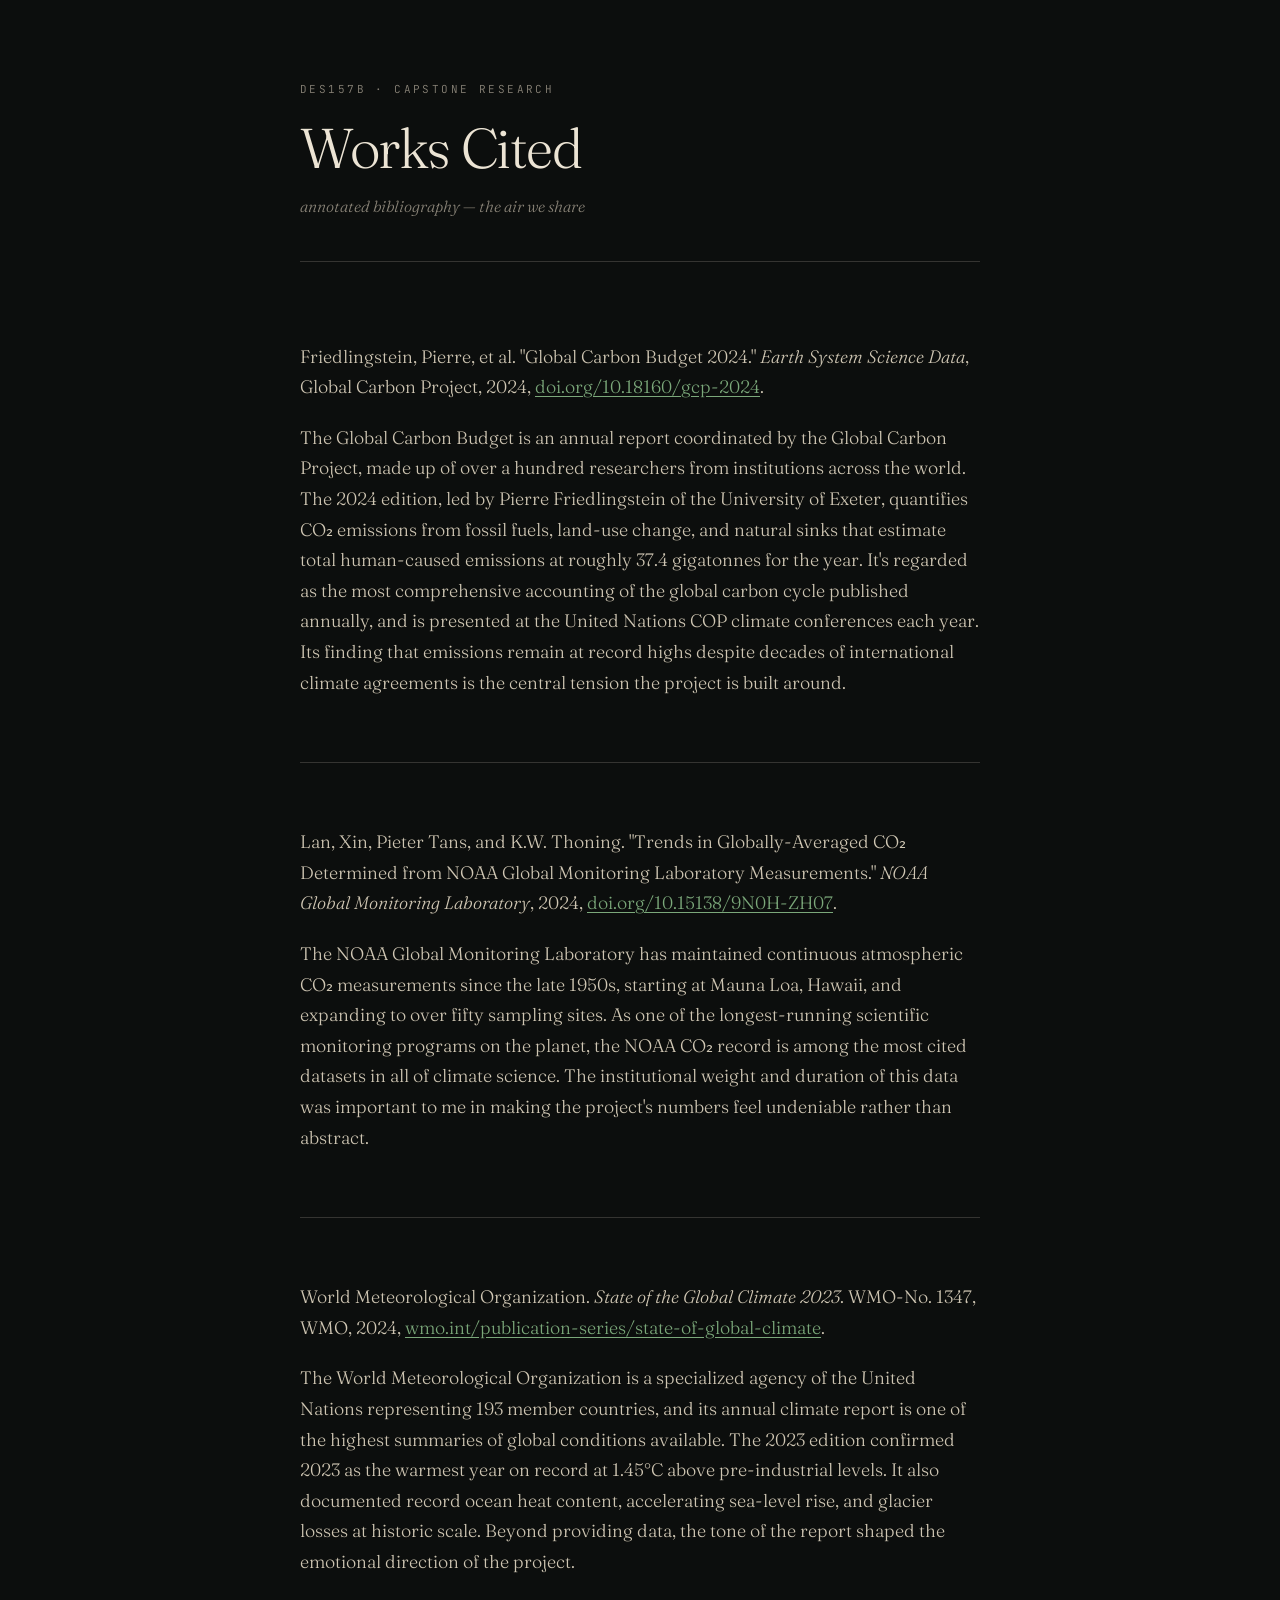
<file: capstone/bibliography/bibliography.html>
<!DOCTYPE html>
<html lang="en">
<head>
    <meta charset="UTF-8">
    <meta name="viewport" content="width=device-width, initial-scale=1.0">
    <title>capstone — bibliography</title>
    <link rel="preconnect" href="https://fonts.googleapis.com">
    <link rel="preconnect" href="https://fonts.gstatic.com" crossorigin>
    <link href="https://fonts.googleapis.com/css2?family=Fraunces:ital,opsz,wght@0,9..144,300..700;1,9..144,300..700&family=JetBrains+Mono:wght@400&display=swap" rel="stylesheet">
    <link rel="stylesheet" href="bibliography.css">
</head>
<body>

    <main>

        <header>
            <p class="label">des157b · capstone research</p>
            <h1>Works Cited</h1>
            <p class="sub">annotated bibliography — the air we share</p>
        </header>

        <article>

            <div class="entry">
                <p class="citation">
                    Friedlingstein, Pierre, et al. "Global Carbon Budget 2024."
                    <em>Earth System Science Data</em>, Global Carbon Project, 2024,
                    <a href="https://doi.org/10.18160/gcp-2024" target="_blank">doi.org/10.18160/gcp-2024</a>.
                </p>
                <p>
                    The Global Carbon Budget is an annual report coordinated by the
                    Global Carbon Project, made up of over a hundred researchers
                    from institutions across the world. The 2024 edition, led by Pierre
                    Friedlingstein of the University of Exeter, quantifies CO&#x2082; emissions
                    from fossil fuels, land-use change, and natural sinks that estimate
                    total human-caused emissions at roughly 37.4 gigatonnes for the year.
                    It's regarded as the most comprehensive accounting of the
                    global carbon cycle published annually, and is presented at the United
                    Nations COP climate conferences each year. Its
                    finding that emissions remain at record highs despite decades of
                    international climate agreements is the central tension the project
                    is built around.
                </p>
            </div>

            <div class="entry">
                <p class="citation">
                    Lan, Xin, Pieter Tans, and K.W. Thoning. "Trends in Globally-Averaged
                    CO&#x2082; Determined from NOAA Global Monitoring Laboratory Measurements."
                    <em>NOAA Global Monitoring Laboratory</em>, 2024,
                    <a href="https://doi.org/10.15138/9N0H-ZH07" target="_blank">doi.org/10.15138/9N0H-ZH07</a>.
                </p>
                <p>
                    The NOAA Global Monitoring Laboratory has maintained continuous
                    atmospheric CO&#x2082; measurements since the late 1950s, starting at Mauna
                    Loa, Hawaii, and expanding to over fifty sampling
                    sites. As one of the longest-running
                    scientific monitoring programs on the planet, the NOAA CO&#x2082; record is
                    among the most cited datasets in all of climate science. The institutional weight and duration of this data was important to me in
                    making the project's numbers feel undeniable rather than abstract.
                </p>
            </div>

            <div class="entry">
                <p class="citation">
                    World Meteorological Organization. <em>State of the Global Climate 2023</em>.
                    WMO-No. 1347, WMO, 2024,
                    <a href="https://wmo.int/publication-series/state-of-global-climate/state-of-global-climate-2023" target="_blank">wmo.int/publication-series/state-of-global-climate</a>.
                </p>
                <p>
                    The World Meteorological Organization is a specialized agency of the
                    United Nations representing 193 member countries, and its annual climate
                    report is one of the highest summaries of global conditions
                    available. The 2023 edition confirmed 2023 as the warmest year on record at
                    1.45&#xB0;C above pre-industrial levels. It also documented record ocean heat
                    content, accelerating sea-level rise, and glacier losses at historic
                    scale. Beyond providing data, the tone of the report shaped the
                    emotional direction of the project.
                </p>
            </div>

        </article>

    </main>

</body>
</html>
</file>
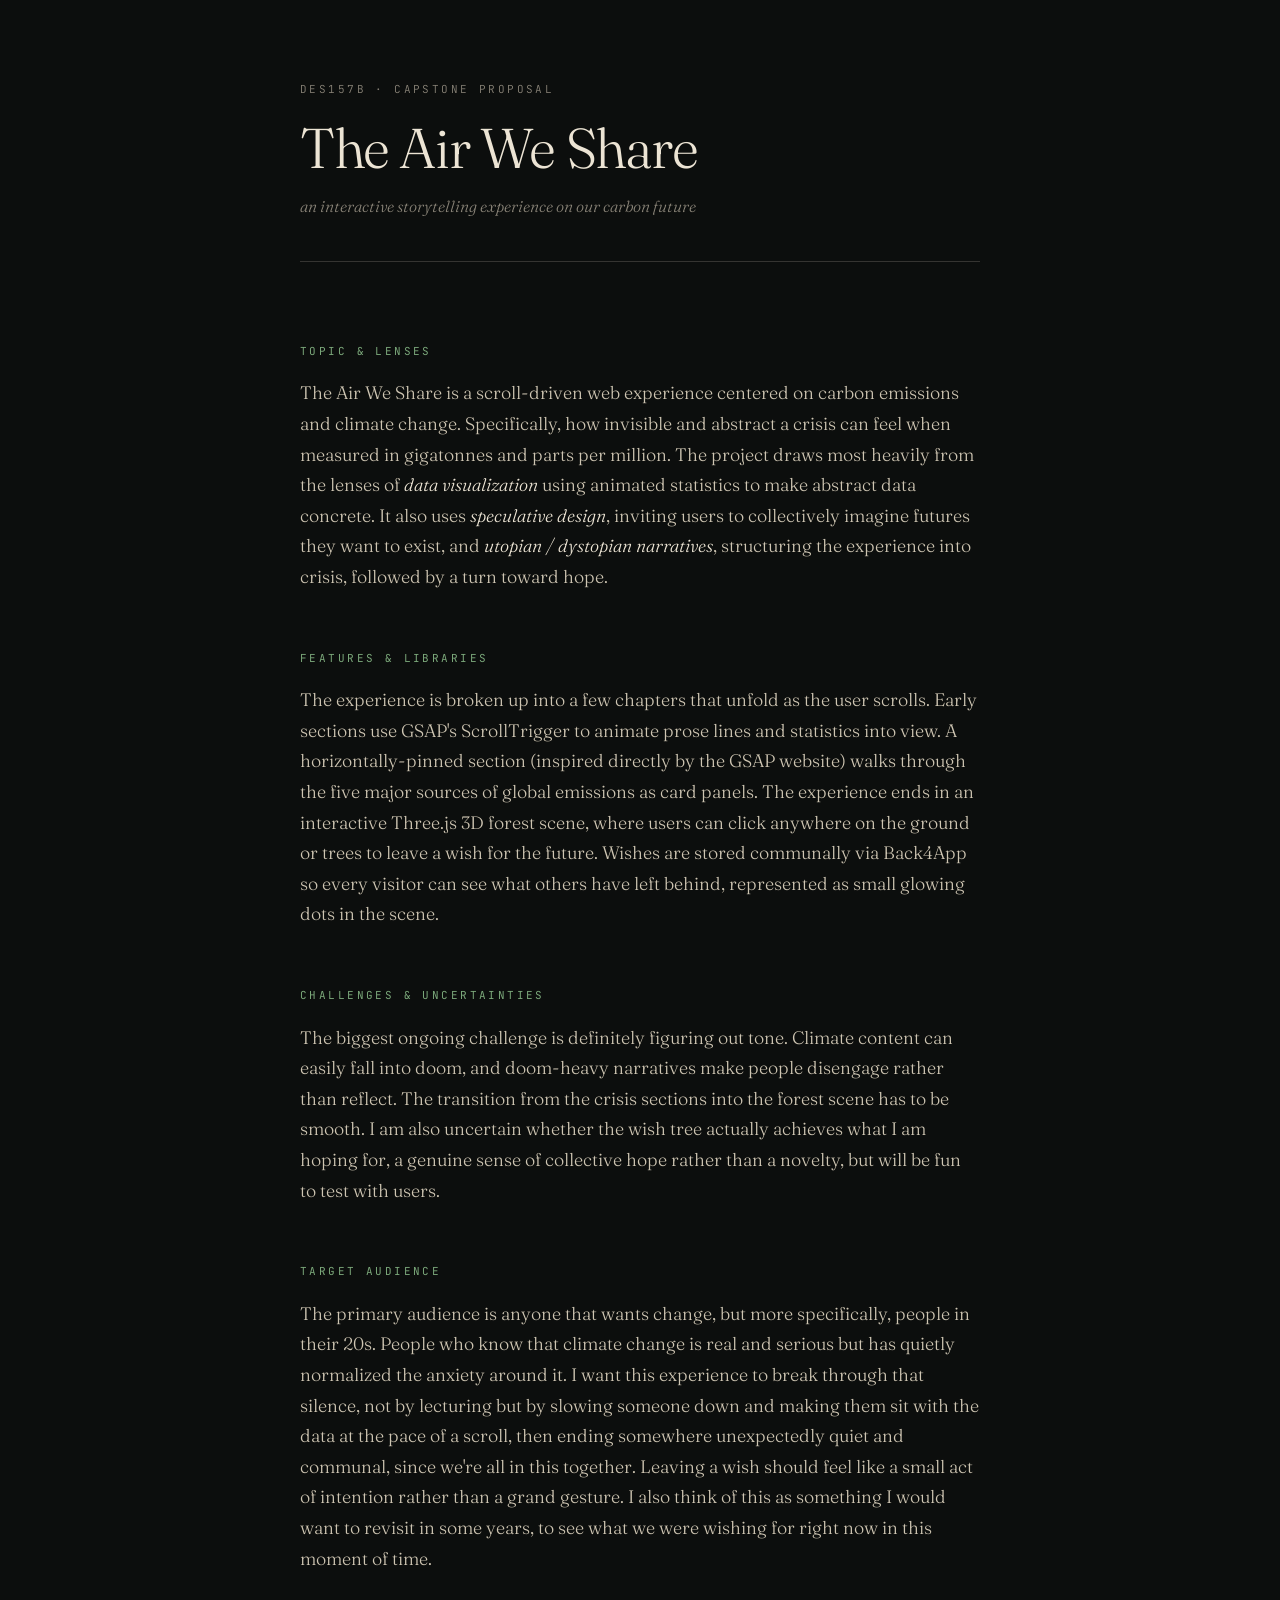
<file: capstone/development/proposal.html>
<!DOCTYPE html>
<html lang="en">
<head>
    <meta charset="UTF-8">
    <meta name="viewport" content="width=device-width, initial-scale=1.0">
    <title>capstone — proposal</title>
    <link rel="preconnect" href="https://fonts.googleapis.com">
    <link rel="preconnect" href="https://fonts.gstatic.com" crossorigin>
    <link href="https://fonts.googleapis.com/css2?family=Fraunces:ital,opsz,wght@0,9..144,300..700;1,9..144,300..700&family=JetBrains+Mono:wght@400&display=swap" rel="stylesheet">
    <link rel="stylesheet" href="proposal.css">
</head>
<body>

    <main>

        <header>
            <p class="label">des157b · capstone proposal</p>
            <h1>The Air We Share</h1>
            <p class="sub">an interactive storytelling experience on our carbon future</p>
        </header>

        <article>

            <section>
                <h2>Topic & lenses</h2>
                <p>
                    The Air We Share is a scroll-driven web experience centered on carbon
                    emissions and climate change. Specifically, how invisible and abstract
                    a crisis can feel when measured in gigatonnes and parts per million. The project draws most heavily from the lenses of
                    <em>data visualization</em> using animated statistics to make abstract data
                    concrete. It also uses <em>speculative design</em>, inviting users to collectively
                    imagine futures they want to exist, and <em>utopian / dystopian narratives</em>, structuring the experience into crisis, followed by a turn
                    toward hope.
                </p>
            </section>

            <section>
                <h2>Features & libraries</h2>
                <p>
                    The experience is broken up into a few chapters that unfold as the user scrolls.
                    Early sections use GSAP's ScrollTrigger to animate prose lines and
                    statistics into view. A horizontally-pinned section (inspired directly
                    by the GSAP website) walks through the five major sources of global
                    emissions as card panels. The experience ends in an interactive Three.js
                    3D forest scene, where users can click anywhere on the ground or trees to leave a wish for the future.
                    Wishes are stored communally via Back4App so every visitor can see what
                    others have left behind, represented as small glowing dots in the scene.
                </p>
            </section>

            <section>
                <h2>Challenges & uncertainties</h2>
                <p>
                    The biggest ongoing challenge is definitely figuring out tone. Climate content can easily fall into
                    doom, and doom-heavy narratives make people disengage rather than
                    reflect. The transition from the crisis sections into the forest scene has to be smooth. 
                    I am also uncertain whether the wish tree actually achieves what
                    I am hoping for, a genuine sense of collective hope rather than a novelty, but will be fun to test with users.
                </p>
            </section>

            <section>
                <h2>Target audience</h2>
                <p>
                    The primary audience is anyone that wants change, but more specifically, people in their 20s.
                    People who know that climate change is real and serious but has quietly
                    normalized the anxiety around it. I want this experience to break
                    through that silence, not by lecturing but by slowing someone down and
                    making them sit with the data at the pace of a scroll, then ending
                    somewhere unexpectedly quiet and communal, since we're all in this together. 
                    Leaving a wish should feel like a small act of intention rather than a grand gesture. I also think of this
                    as something I would want to revisit in some years, to see what we were
                    wishing for right now in this moment of time.
                </p>
            </section>

        </article>

    </main>

</body>
</html>
</file>
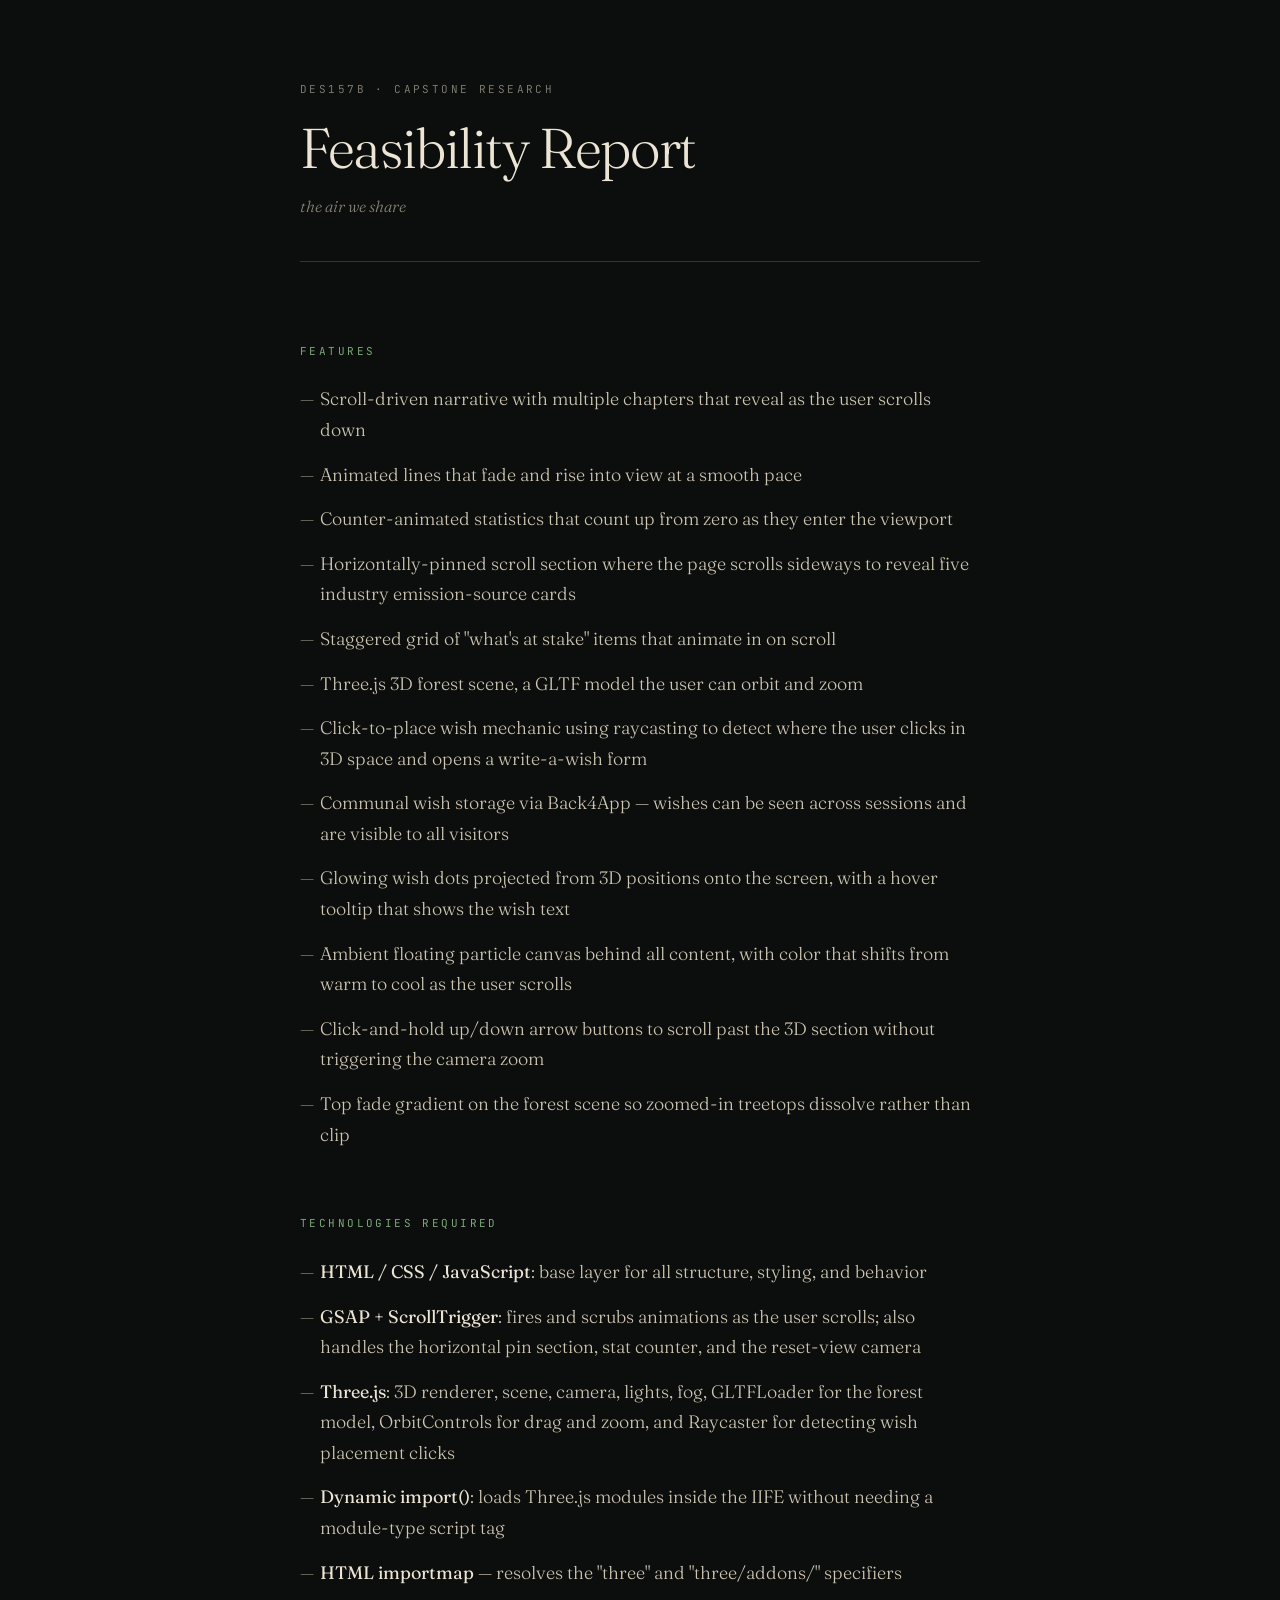
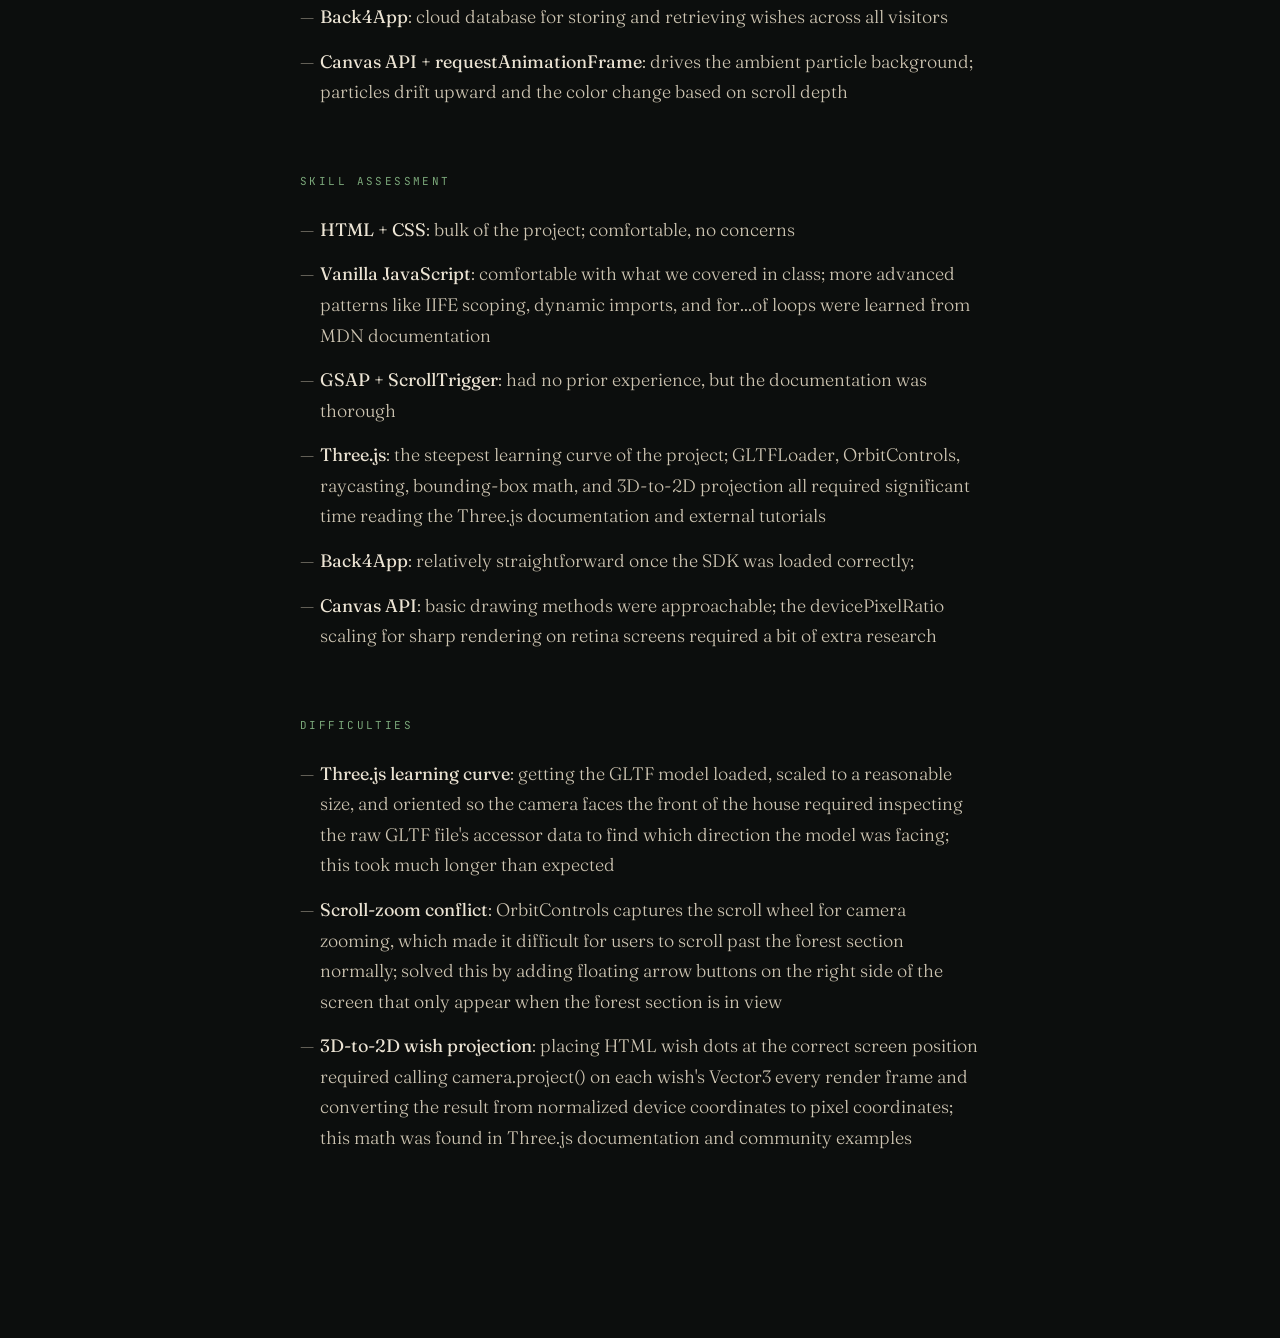
<file: capstone/research/feasibility/feasibility.html>
<!DOCTYPE html>
<html lang="en">

<head>
    <meta charset="UTF-8">
    <meta name="viewport" content="width=device-width, initial-scale=1.0">
    <title>capstone — feasibility report</title>
    <link rel="preconnect" href="https://fonts.googleapis.com">
    <link rel="preconnect" href="https://fonts.gstatic.com" crossorigin>
    <link
        href="https://fonts.googleapis.com/css2?family=Fraunces:ital,opsz,wght@0,9..144,300..700;1,9..144,300..700&family=JetBrains+Mono:wght@400&display=swap"
        rel="stylesheet">
    <link rel="stylesheet" href="feasibility.css">
</head>

<body>

    <main>

        <header>
            <p class="label">des157b · capstone research</p>
            <h1>Feasibility Report</h1>
            <p class="sub">the air we share</p>
        </header>

        <article>

            <section>
                <h2>Features</h2>
                <ul>
                    <li>Scroll-driven narrative with multiple chapters that reveal as the user scrolls down</li>
                    <li>Animated lines that fade and rise into view at a smooth pace</li>
                    <li>Counter-animated statistics that count up from zero as they enter the viewport</li>
                    <li>Horizontally-pinned scroll section where the page scrolls sideways to reveal five industry
                        emission-source cards</li>
                    <li>Staggered grid of "what's at stake" items that animate in on scroll</li>
                    <li>Three.js 3D forest scene, a GLTF model the user can orbit and zoom</li>
                    <li>Click-to-place wish mechanic using raycasting to detect where the user clicks in 3D space and
                        opens a write-a-wish form</li>
                    <li>Communal wish storage via Back4App — wishes can be seen across sessions and are visible to all
                        visitors</li>
                    <li>Glowing wish dots projected from 3D positions onto the screen, with a hover tooltip that shows
                        the wish text</li>
                    <li>Ambient floating particle canvas behind all content, with color that shifts from warm to cool as
                        the user scrolls</li>
                    <li>Click-and-hold up/down arrow buttons to scroll past the 3D section without triggering the camera
                        zoom</li>
                    <li>Top fade gradient on the forest scene so zoomed-in treetops dissolve rather than clip</li>
                </ul>
            </section>

            <section>
                <h2>Technologies Required</h2>
                <ul>
                    <li><strong>HTML / CSS / JavaScript</strong>: base layer for all structure, styling, and behavior
                    </li>
                    <li><strong>GSAP + ScrollTrigger</strong>: fires and scrubs animations as the user scrolls; also
                        handles the horizontal pin section, stat counter, and the reset-view camera</li>
                    <li><strong>Three.js</strong>: 3D renderer, scene, camera, lights, fog, GLTFLoader for the forest
                        model, OrbitControls for drag and zoom, and Raycaster for detecting wish placement clicks</li>
                    <li><strong>Dynamic import()</strong>: loads Three.js modules inside the IIFE without needing a
                        module-type script tag</li>
                    <li><strong>HTML importmap</strong> — resolves the "three" and "three/addons/" specifiers</li>
                    <li><strong>Back4App</strong>: cloud database for storing and retrieving wishes across all visitors
                    </li>
                    <li><strong>Canvas API + requestAnimationFrame</strong>: drives the ambient particle background;
                        particles drift upward and the color change based on scroll depth</li>
                </ul>
            </section>

            <section>
                <h2>Skill Assessment</h2>
                <ul>
                    <li><strong>HTML + CSS</strong>: bulk of the project; comfortable, no concerns</li>
                    <li><strong>Vanilla JavaScript</strong>: comfortable with what we covered in class; more advanced
                        patterns like IIFE scoping, dynamic imports, and for...of loops were learned from MDN
                        documentation</li>
                    <li><strong>GSAP + ScrollTrigger</strong>: had no prior experience, but the documentation was
                        thorough</li>
                    <li><strong>Three.js</strong>: the steepest learning curve of the project; GLTFLoader,
                        OrbitControls, raycasting, bounding-box math, and 3D-to-2D projection all required significant
                        time reading the Three.js documentation and external tutorials</li>
                    <li><strong>Back4App</strong>: relatively straightforward once the SDK was loaded correctly;</li>
                    <li><strong>Canvas API</strong>: basic drawing methods were approachable; the devicePixelRatio
                        scaling for sharp rendering on retina screens required a bit of extra research</li>
                </ul>
            </section>

            <section>
                <h2>Difficulties</h2>
                <ul>
                    <li><strong>Three.js learning curve</strong>: getting the GLTF model loaded, scaled to a reasonable
                        size, and oriented so the camera faces the front of the house required inspecting the raw GLTF
                        file's accessor data to find which direction the model was facing; this took much longer than
                        expected</li>
                    <li><strong>Scroll-zoom conflict</strong>: OrbitControls captures the scroll wheel for camera
                        zooming, which made it difficult for users to scroll past the forest section normally; solved
                        this by adding floating arrow buttons on the right side of the screen that only appear when the
                        forest section is in view</li>
                    <li><strong>3D-to-2D wish projection</strong>: placing HTML wish dots at the correct screen position
                        required calling camera.project() on each wish's Vector3 every render frame and converting the
                        result from normalized device coordinates to pixel coordinates; this math was found in Three.js
                        documentation and community examples</li>
                </ul>
            </section>

        </article>

    </main>

</body>

</html>
</file>
<file: capstone/bibliography/bibliography.css>
* {
    box-sizing: border-box;
    margin: 0;
    padding: 0;
}

body {
    background: #0c0e0d;
    color: #ece4d4;
    font-family: 'Fraunces', 'Times New Roman', serif;
    font-weight: 300;
    font-size: 18px;
    line-height: 1.7;
    padding: 80px 24px 120px;
}

main {
    max-width: 680px;
    margin: 0 auto;
}

header {
    margin-bottom: 80px;
    padding-bottom: 40px;
    border-bottom: 1px solid rgba(236, 228, 212, 0.18);
}

.label {
    font-family: 'JetBrains Mono', 'Courier New', monospace;
    font-size: 11px;
    letter-spacing: 0.22em;
    text-transform: uppercase;
    color: #8a8478;
    margin-bottom: 20px;
}

h1 {
    font-size: 56px;
    font-weight: 300;
    line-height: 1.05;
    letter-spacing: -0.025em;
    margin-bottom: 16px;
}

.sub {
    font-size: 16px;
    font-style: italic;
    color: #8a8478;
}

.entry {
    margin-bottom: 64px;
    padding-bottom: 64px;
    border-bottom: 1px solid rgba(236, 228, 212, 0.18);
}

.entry:last-child {
    border-bottom: none;
    padding-bottom: 0;
}

.citation {
    color: #ece4d4;
    margin-bottom: 20px;
}

.citation em {
    font-style: italic;
}

.entry p {
    color: #cfc6b3;
}

a {
    color: #7ba87a;
    text-decoration: underline;
    text-underline-offset: 3px;
}

a:hover {
    color: #ece4d4;
}

em {
    font-style: italic;
}
</file>
<file: capstone/development/proposal.css>
* {
    box-sizing: border-box;
    margin: 0;
    padding: 0;
}

body {
    background: #0c0e0d;
    color: #ece4d4;
    font-family: 'Fraunces', 'Times New Roman', serif;
    font-weight: 300;
    font-size: 18px;
    line-height: 1.7;
    padding: 80px 24px 120px;
}

main {
    max-width: 680px;
    margin: 0 auto;
}

header {
    margin-bottom: 80px;
    padding-bottom: 40px;
    border-bottom: 1px solid rgba(236, 228, 212, 0.18);
}

.label {
    font-family: 'JetBrains Mono', 'Courier New', monospace;
    font-size: 11px;
    letter-spacing: 0.22em;
    text-transform: uppercase;
    color: #8a8478;
    margin-bottom: 20px;
}

h1 {
    font-size: 56px;
    font-weight: 300;
    line-height: 1.05;
    letter-spacing: -0.025em;
    margin-bottom: 16px;
}

.sub {
    font-size: 16px;
    font-style: italic;
    color: #8a8478;
}

section {
    margin-bottom: 56px;
}

h2 {
    font-family: 'JetBrains Mono', 'Courier New', monospace;
    font-size: 11px;
    letter-spacing: 0.22em;
    text-transform: uppercase;
    color: #7ba87a;
    font-weight: 400;
    margin-bottom: 18px;
}

p {
    color: #cfc6b3;
}

em {
    font-style: italic;
    color: #ece4d4;
}
</file>
<file: capstone/research/feasibility/feasibility.css>
/* capstone feasibility — same palette as proposal and bibliography */

* {
    box-sizing: border-box;
    margin: 0;
    padding: 0;
}

body {
    background: #0c0e0d;
    color: #ece4d4;
    font-family: 'Fraunces', 'Times New Roman', serif;
    font-weight: 300;
    font-size: 18px;
    line-height: 1.7;
    padding: 80px 24px 120px;
}

main {
    max-width: 680px;
    margin: 0 auto;
}

header {
    margin-bottom: 80px;
    padding-bottom: 40px;
    border-bottom: 1px solid rgba(236, 228, 212, 0.18);
}

.label {
    font-family: 'JetBrains Mono', 'Courier New', monospace;
    font-size: 11px;
    letter-spacing: 0.22em;
    text-transform: uppercase;
    color: #8a8478;
    margin-bottom: 20px;
}

h1 {
    font-size: 56px;
    font-weight: 300;
    line-height: 1.05;
    letter-spacing: -0.025em;
    margin-bottom: 16px;
}

.sub {
    font-size: 16px;
    font-style: italic;
    color: #8a8478;
}

section {
    margin-bottom: 64px;
}

h2 {
    font-family: 'JetBrains Mono', 'Courier New', monospace;
    font-size: 11px;
    letter-spacing: 0.22em;
    text-transform: uppercase;
    color: #7ba87a;
    font-weight: 400;
    margin-bottom: 24px;
}

ul {
    list-style: none;
    padding: 0;
}

ul li {
    color: #cfc6b3;
    padding-left: 20px;
    margin-bottom: 14px;
    position: relative;
}

/* simple dash bullet to match the minimal tone */
ul li::before {
    content: '—';
    position: absolute;
    left: 0;
    color: #8a8478;
}

ul li strong {
    color: #ece4d4;
    font-weight: 400;
}
</file>
